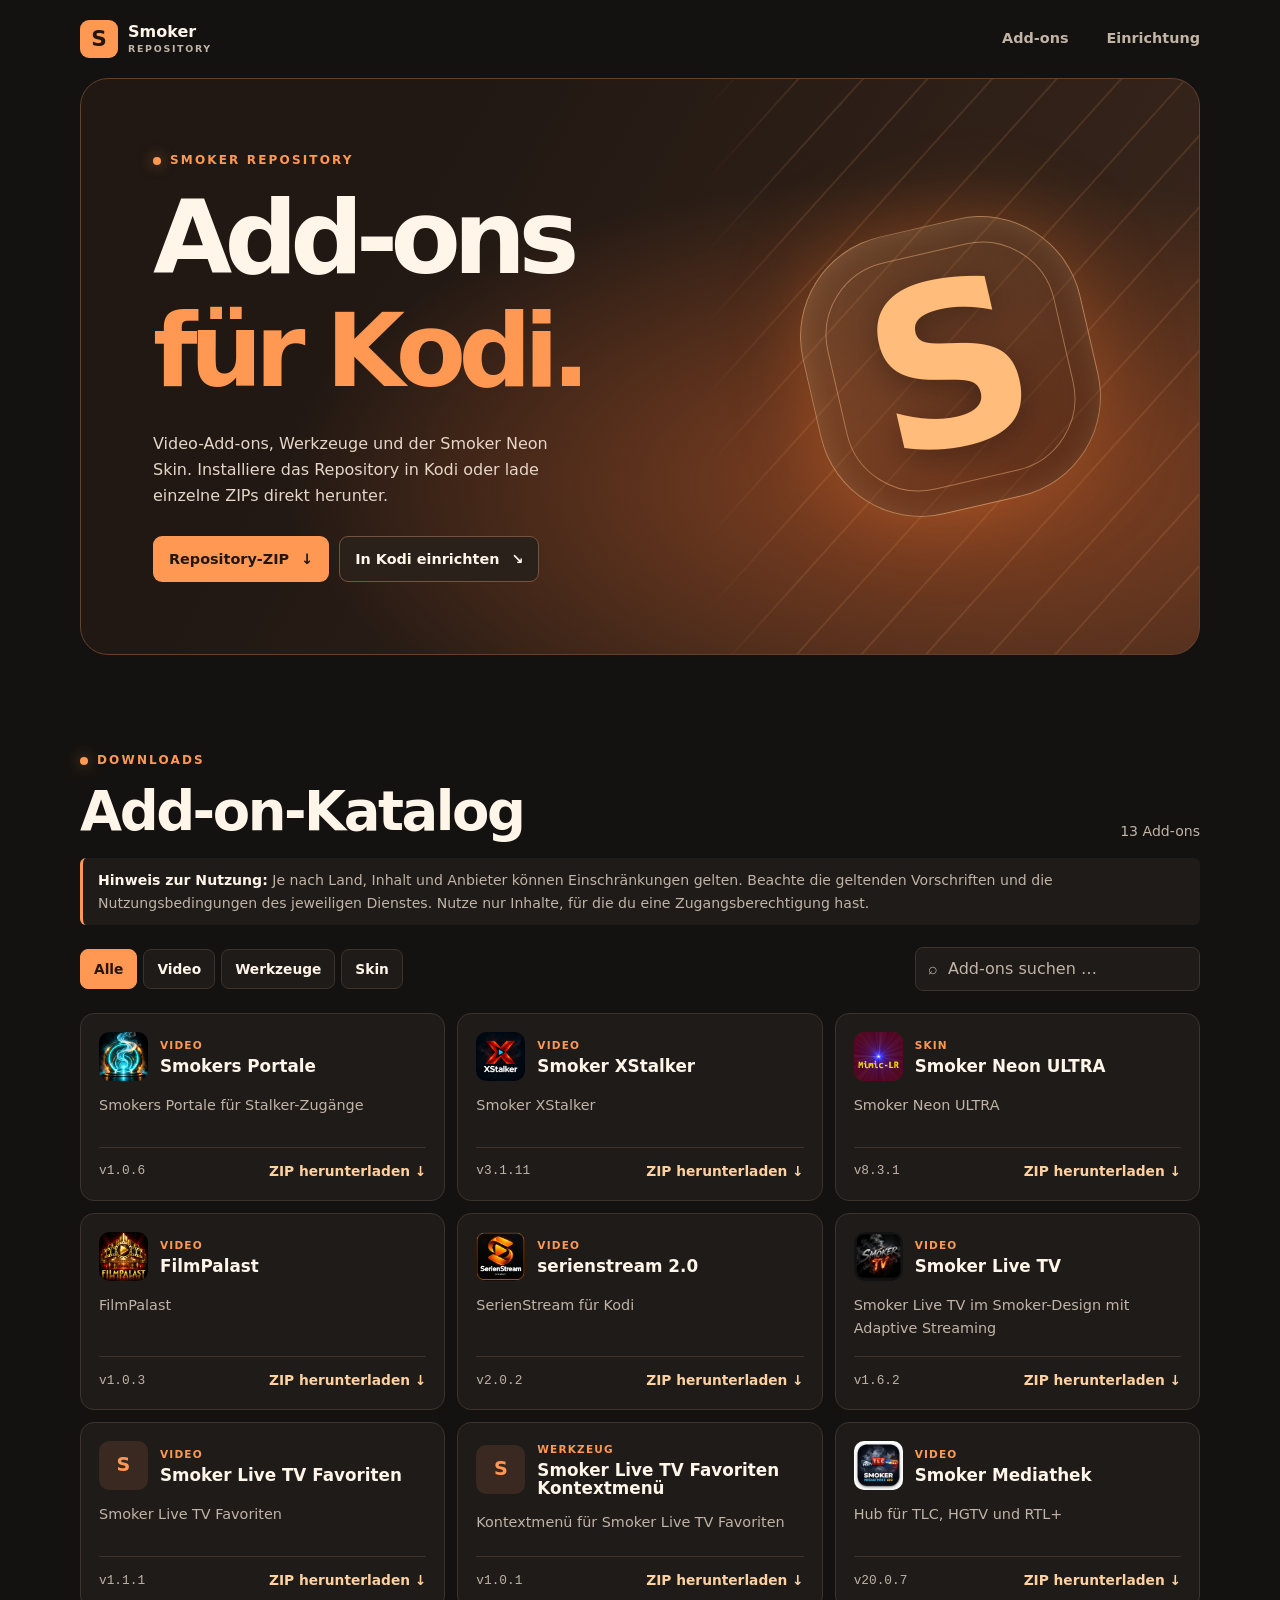
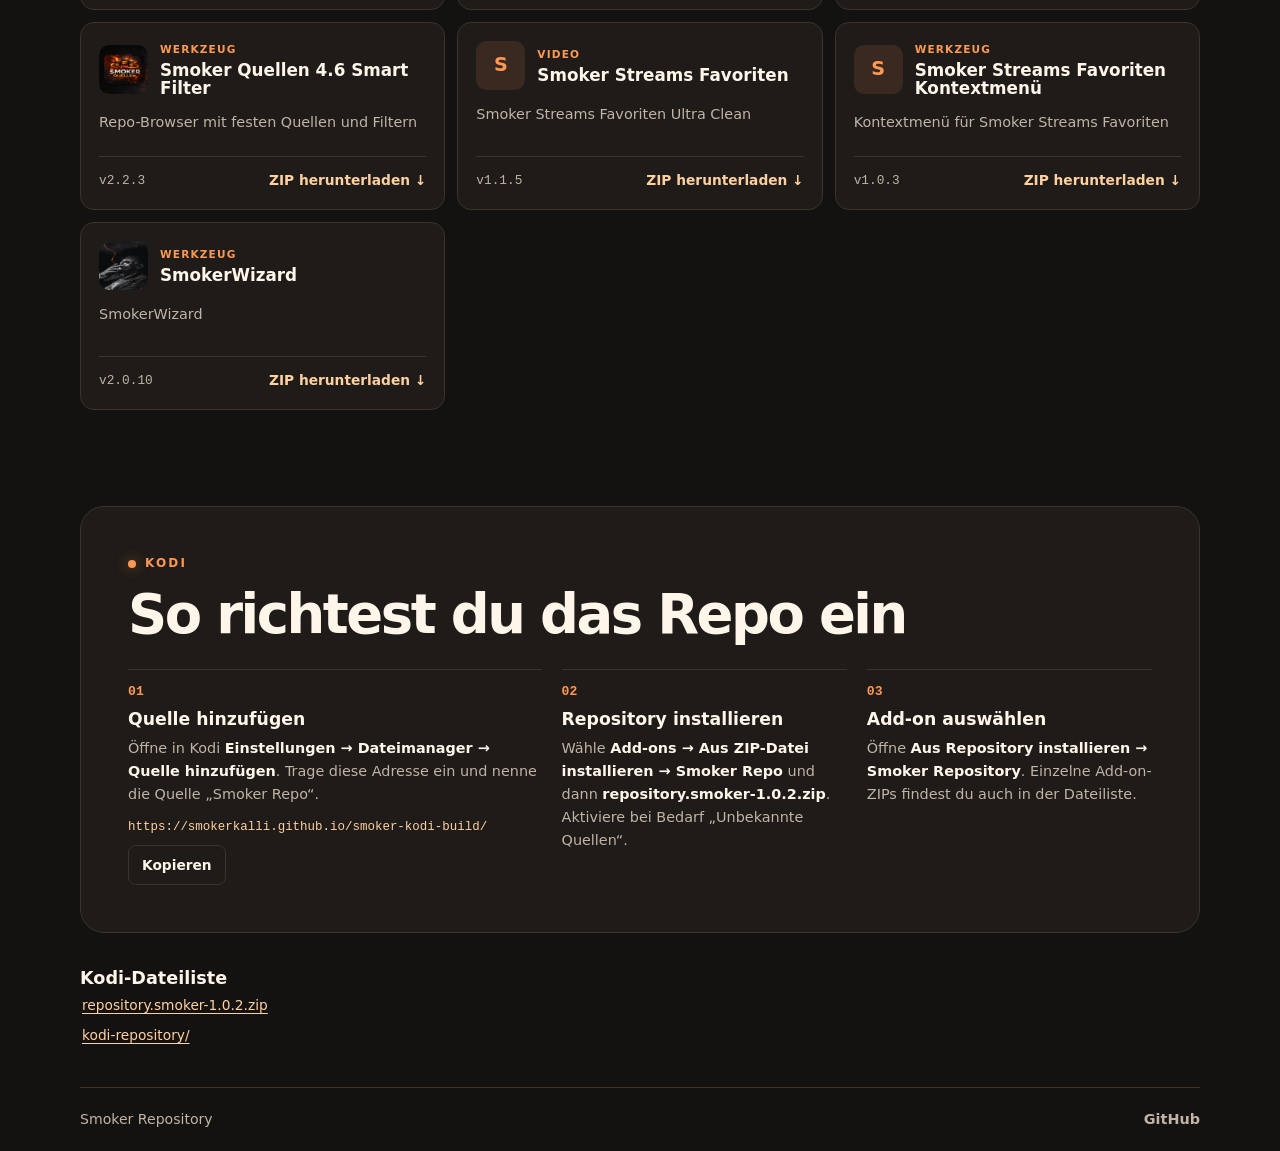
<file: index.html>
<!doctype html>
<html lang="de">
<head>
  <meta charset="utf-8">
  <meta name="viewport" content="width=device-width, initial-scale=1">
  <meta name="description" content="Das Smoker Repository für Kodi: Add-ons entdecken, ZIPs herunterladen und das Repository einrichten.">
  <meta name="theme-color" content="#141210">
  <title>Smoker Repository · Add-ons für Kodi</title>
  <link rel="stylesheet" href="assets/site.css">
  <script src="assets/catalog.js" defer></script>
</head>
<body>
  <a class="skip" href="#addons">Zu den Add-ons springen</a>
  <header class="header wrap">
    <a class="brand" href="./" aria-label="Smoker Repository, Startseite"><span class="brand-icon" aria-hidden="true">S</span><span>Smoker <small>REPOSITORY</small></span></a>
    <nav aria-label="Hauptnavigation"><a href="#addons">Add-ons</a><a href="#einrichtung">Einrichtung</a></nav>
  </header>
  <main class="wrap">
    <section class="hero" aria-labelledby="hero-title">
      <div class="hero-content">
        <p class="kicker"><span></span> SMOKER REPOSITORY</p>
        <h1 id="hero-title">Add-ons<br><em>für Kodi.</em></h1>
        <p class="intro">Video-Add-ons, Werkzeuge und der Smoker Neon Skin. Installiere das Repository in Kodi oder lade einzelne ZIPs direkt herunter.</p>
        <div class="hero-actions">
          <a class="button primary" href="repository.smoker-1.0.2.zip" download>Repository-ZIP <span aria-hidden="true">↓</span></a>
          <a class="button secondary" href="#einrichtung">In Kodi einrichten <span aria-hidden="true">↘</span></a>
        </div>
      </div>
      <div class="hero-art" aria-hidden="true"><div class="seal"><span>S</span></div></div>
    </section>

    <section id="addons" class="section" aria-labelledby="addons-title">
      <p class="kicker"><span></span> DOWNLOADS</p>
      <div class="section-heading"><h2 id="addons-title">Add-on-Katalog</h2><span class="result" id="result" role="status"></span></div>
      <p class="usage-note"><strong>Hinweis zur Nutzung:</strong> Je nach Land, Inhalt und Anbieter können Einschränkungen gelten. Beachte die geltenden Vorschriften und die Nutzungsbedingungen des jeweiligen Dienstes. Nutze nur Inhalte, für die du eine Zugangsberechtigung hast.</p>
      <div id="controls" class="controls" hidden>
        <div class="filters" role="group" aria-label="Kategorie">
          <button type="button" data-category="all" aria-pressed="true">Alle</button>
          <button type="button" data-category="video" aria-pressed="false">Video</button>
          <button type="button" data-category="tools" aria-pressed="false">Werkzeuge</button>
          <button type="button" data-category="skin" aria-pressed="false">Skin</button>
        </div>
        <label class="search"><span class="sr-only">Add-ons suchen</span><span aria-hidden="true">⌕</span><input id="search" type="search" placeholder="Add-ons suchen …" autocomplete="off"></label>
      </div>
      <p id="catalog-message" class="muted">Der Katalog wird geladen. Die <a href="kodi-repository/">Dateiliste</a> ist auch direkt erreichbar.</p>
      <noscript><p class="muted">Ohne JavaScript findest du alle ZIPs in der <a href="kodi-repository/">Dateiliste</a>.</p></noscript>
      <div id="cards" class="cards"></div>
    </section>

    <section id="einrichtung" class="section setup" aria-labelledby="setup-title">
      <p class="kicker"><span></span> KODI</p>
      <h2 id="setup-title">So richtest du das Repo ein</h2>
      <ol class="steps">
        <li><h3>Quelle hinzufügen</h3><p>Öffne in Kodi <strong>Einstellungen → Dateimanager → Quelle hinzufügen</strong>. Trage diese Adresse ein und nenne die Quelle „Smoker Repo“.</p>
          <div class="copy-row"><code id="source-url">https://smokerkalli.github.io/smoker-kodi-build/</code><button type="button" id="copy-url" class="copy" hidden>Kopieren</button></div>
          <span id="copy-status" class="sr-only" role="status"></span></li>
        <li><h3>Repository installieren</h3><p>Wähle <strong>Add-ons → Aus ZIP-Datei installieren → Smoker Repo</strong> und dann <strong>repository.smoker-1.0.2.zip</strong>. Aktiviere bei Bedarf „Unbekannte Quellen“.</p></li>
        <li><h3>Add-on auswählen</h3><p>Öffne <strong>Aus Repository installieren → Smoker Repository</strong>. Einzelne Add-on-ZIPs findest du auch in der Dateiliste.</p></li>
      </ol>
    </section>

    <section class="file-source" aria-labelledby="files-title">
      <h2 id="files-title">Kodi-Dateiliste</h2>
      <table aria-label="Dateien für den Kodi-Dateimanager">
        <tr><td><a href="repository.smoker-1.0.2.zip">repository.smoker-1.0.2.zip</a></td></tr>
        <tr><td><a href="kodi-repository/">kodi-repository/</a></td></tr>
      </table>
    </section>
  </main>
  <footer class="wrap footer"><span>Smoker Repository</span><a href="https://github.com/Smokerkalli/smoker-kodi-build">GitHub</a></footer>
</body>
</html>
</file>
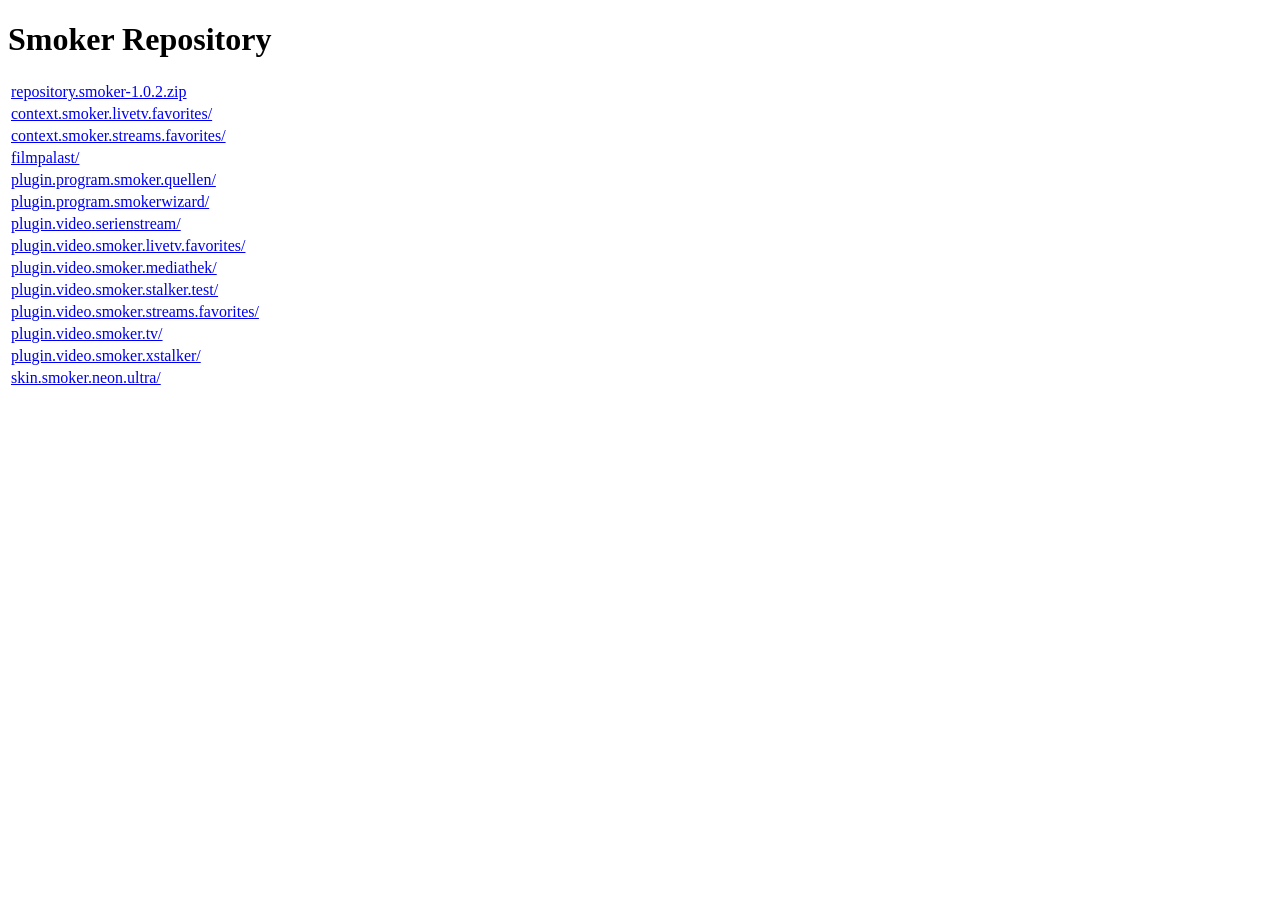
<file: kodi-repository/index.html>
<!doctype html><html lang="de"><meta charset="utf-8"><title>Smoker Repository</title><h1>Smoker Repository</h1><table>
<tr><td><a href="repository.smoker-1.0.2.zip">repository.smoker-1.0.2.zip</a></td></tr>
<tr><td><a href="context.smoker.livetv.favorites/">context.smoker.livetv.favorites/</a></td></tr>
<tr><td><a href="context.smoker.streams.favorites/">context.smoker.streams.favorites/</a></td></tr>
<tr><td><a href="filmpalast/">filmpalast/</a></td></tr>
<tr><td><a href="plugin.program.smoker.quellen/">plugin.program.smoker.quellen/</a></td></tr>
<tr><td><a href="plugin.program.smokerwizard/">plugin.program.smokerwizard/</a></td></tr>
<tr><td><a href="plugin.video.serienstream/">plugin.video.serienstream/</a></td></tr>
<tr><td><a href="plugin.video.smoker.livetv.favorites/">plugin.video.smoker.livetv.favorites/</a></td></tr>
<tr><td><a href="plugin.video.smoker.mediathek/">plugin.video.smoker.mediathek/</a></td></tr>
<tr><td><a href="plugin.video.smoker.stalker.test/">plugin.video.smoker.stalker.test/</a></td></tr>
<tr><td><a href="plugin.video.smoker.streams.favorites/">plugin.video.smoker.streams.favorites/</a></td></tr>
<tr><td><a href="plugin.video.smoker.tv/">plugin.video.smoker.tv/</a></td></tr>
<tr><td><a href="plugin.video.smoker.xstalker/">plugin.video.smoker.xstalker/</a></td></tr>
<tr><td><a href="skin.smoker.neon.ultra/">skin.smoker.neon.ultra/</a></td></tr>
</table></html>
</file>
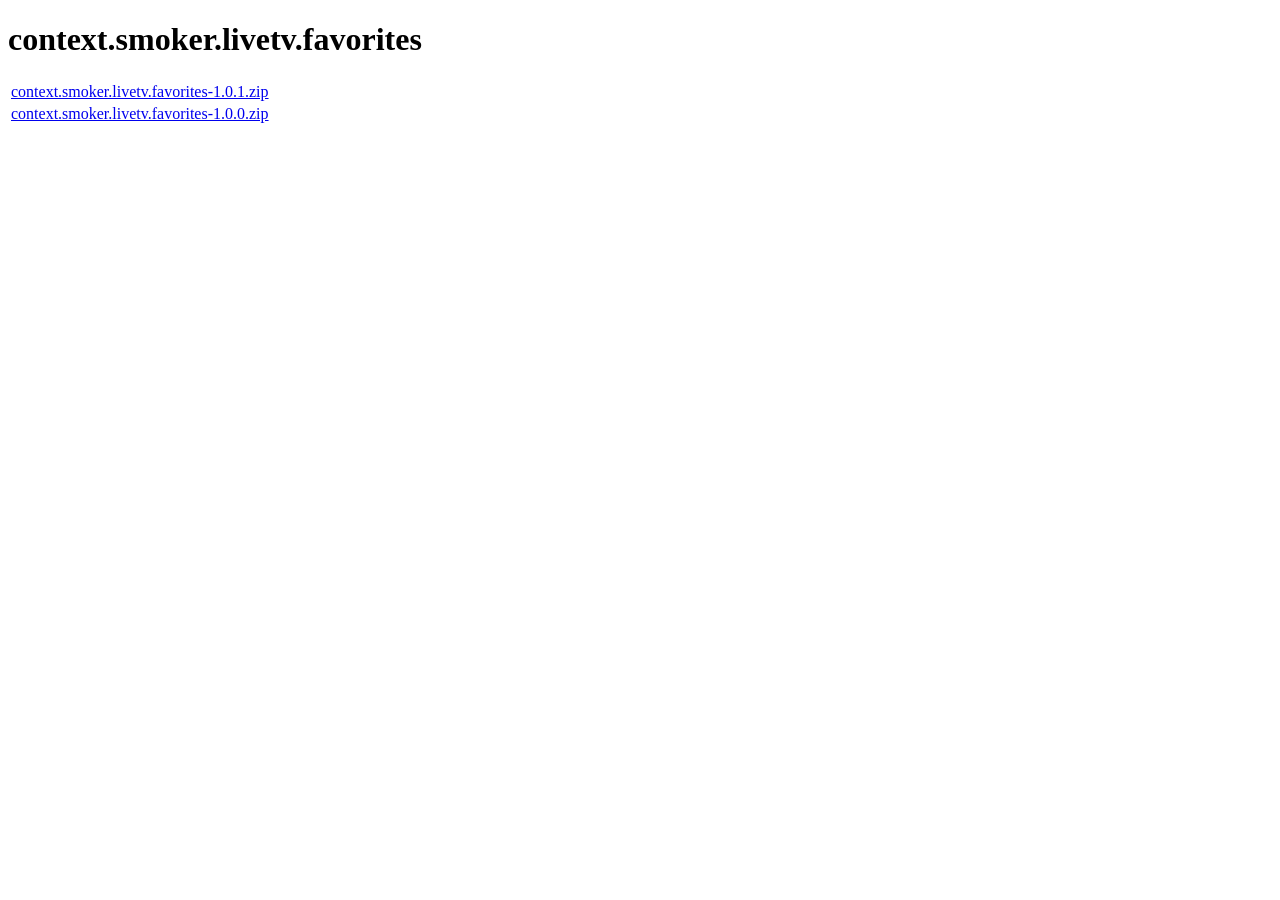
<file: kodi-repository/context.smoker.livetv.favorites/index.html>
<!doctype html><html lang="de"><meta charset="utf-8"><title>context.smoker.livetv.favorites</title><h1>context.smoker.livetv.favorites</h1><table>
<tr><td><a href="context.smoker.livetv.favorites-1.0.1.zip">context.smoker.livetv.favorites-1.0.1.zip</a></td></tr>
<tr><td><a href="context.smoker.livetv.favorites-1.0.0.zip">context.smoker.livetv.favorites-1.0.0.zip</a></td></tr>
</table></html>
</file>
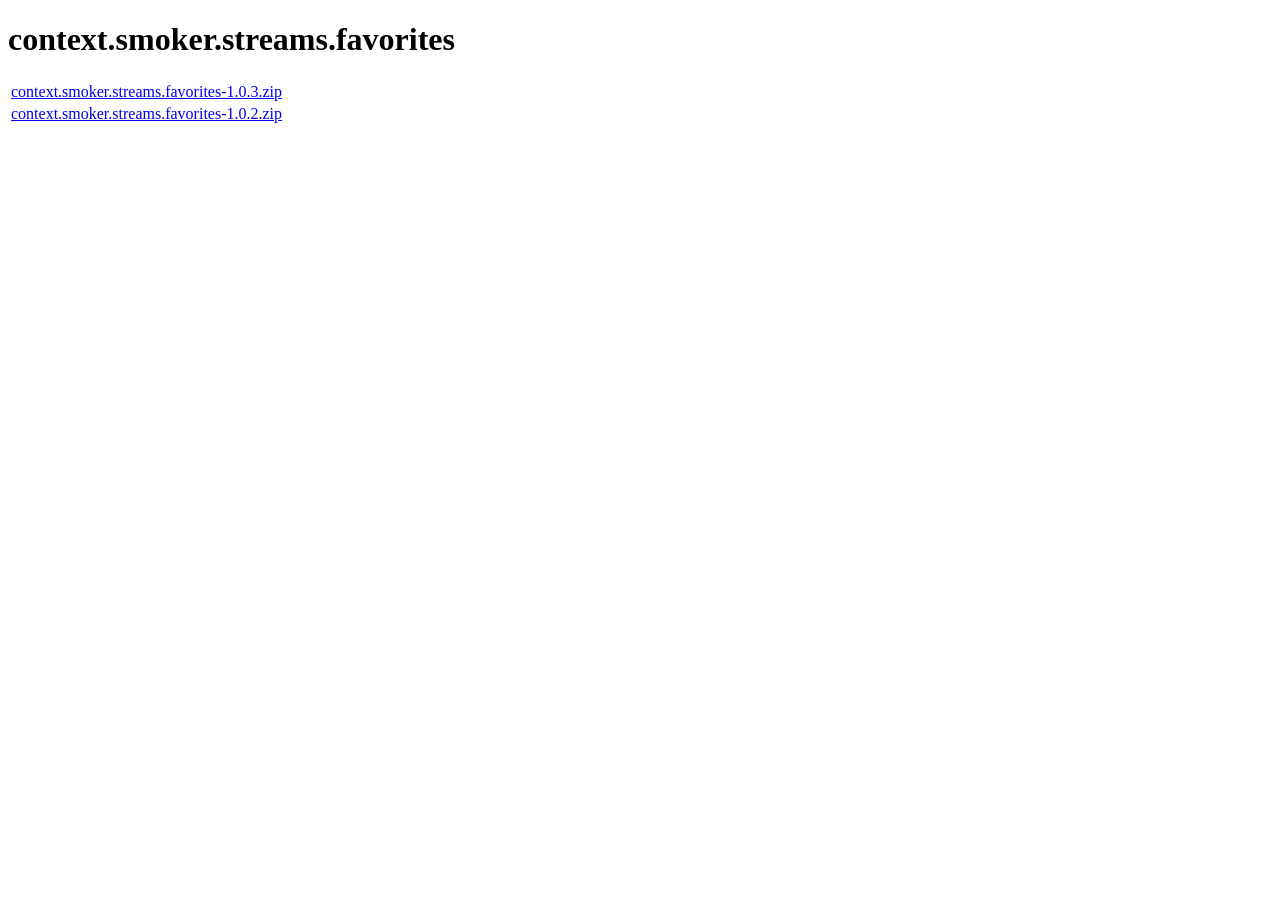
<file: kodi-repository/context.smoker.streams.favorites/index.html>
<!doctype html><html lang="de"><meta charset="utf-8"><title>context.smoker.streams.favorites</title><h1>context.smoker.streams.favorites</h1><table>
<tr><td><a href="context.smoker.streams.favorites-1.0.3.zip">context.smoker.streams.favorites-1.0.3.zip</a></td></tr>
<tr><td><a href="context.smoker.streams.favorites-1.0.2.zip">context.smoker.streams.favorites-1.0.2.zip</a></td></tr>
</table></html>
</file>
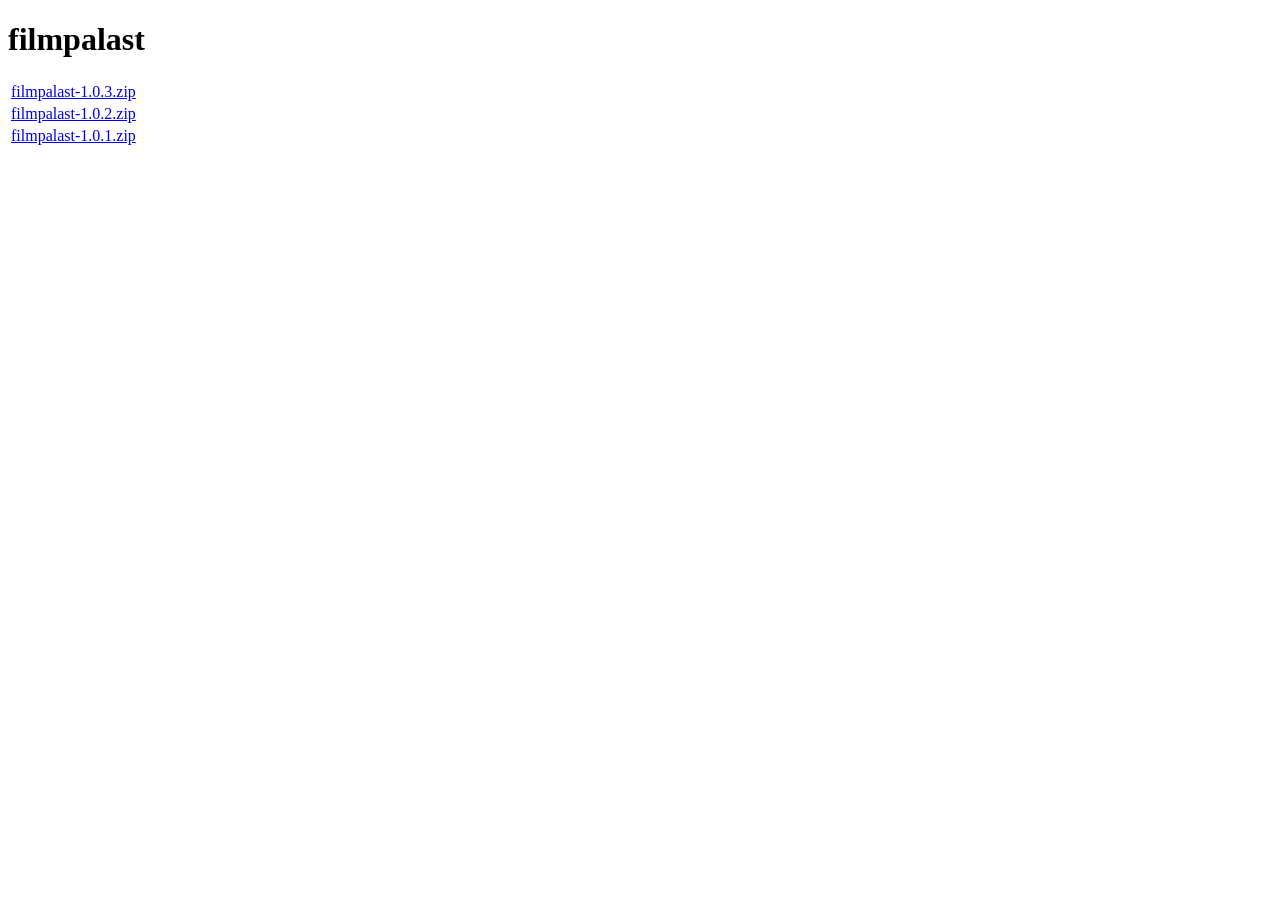
<file: kodi-repository/filmpalast/index.html>
<!doctype html><html lang="de"><meta charset="utf-8"><title>filmpalast</title><h1>filmpalast</h1><table>
<tr><td><a href="filmpalast-1.0.3.zip">filmpalast-1.0.3.zip</a></td></tr>
<tr><td><a href="filmpalast-1.0.2.zip">filmpalast-1.0.2.zip</a></td></tr>
<tr><td><a href="filmpalast-1.0.1.zip">filmpalast-1.0.1.zip</a></td></tr>
</table></html>
</file>
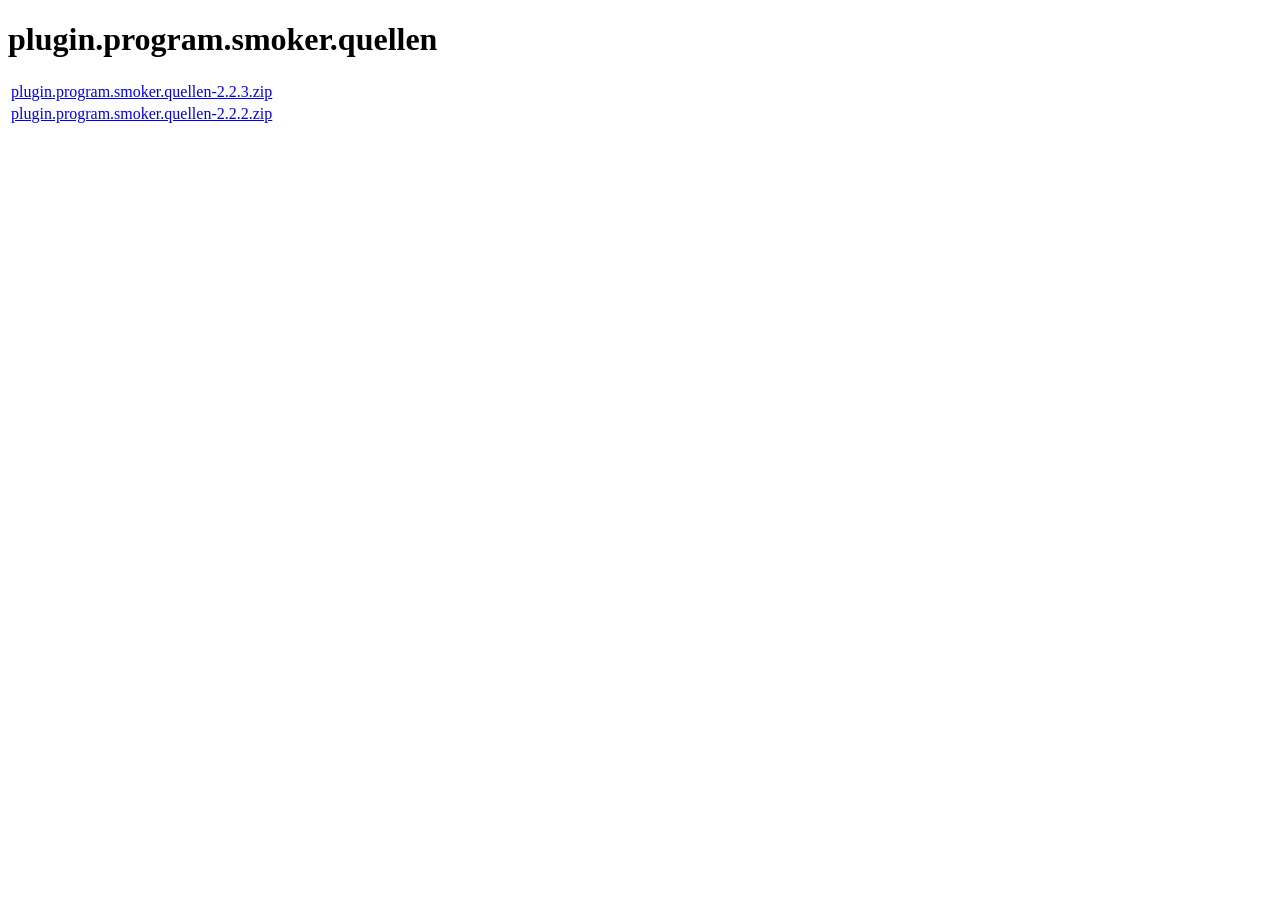
<file: kodi-repository/plugin.program.smoker.quellen/index.html>
<!doctype html><html lang="de"><meta charset="utf-8"><title>plugin.program.smoker.quellen</title><h1>plugin.program.smoker.quellen</h1><table>
<tr><td><a href="plugin.program.smoker.quellen-2.2.3.zip">plugin.program.smoker.quellen-2.2.3.zip</a></td></tr>
<tr><td><a href="plugin.program.smoker.quellen-2.2.2.zip">plugin.program.smoker.quellen-2.2.2.zip</a></td></tr>
</table></html>
</file>
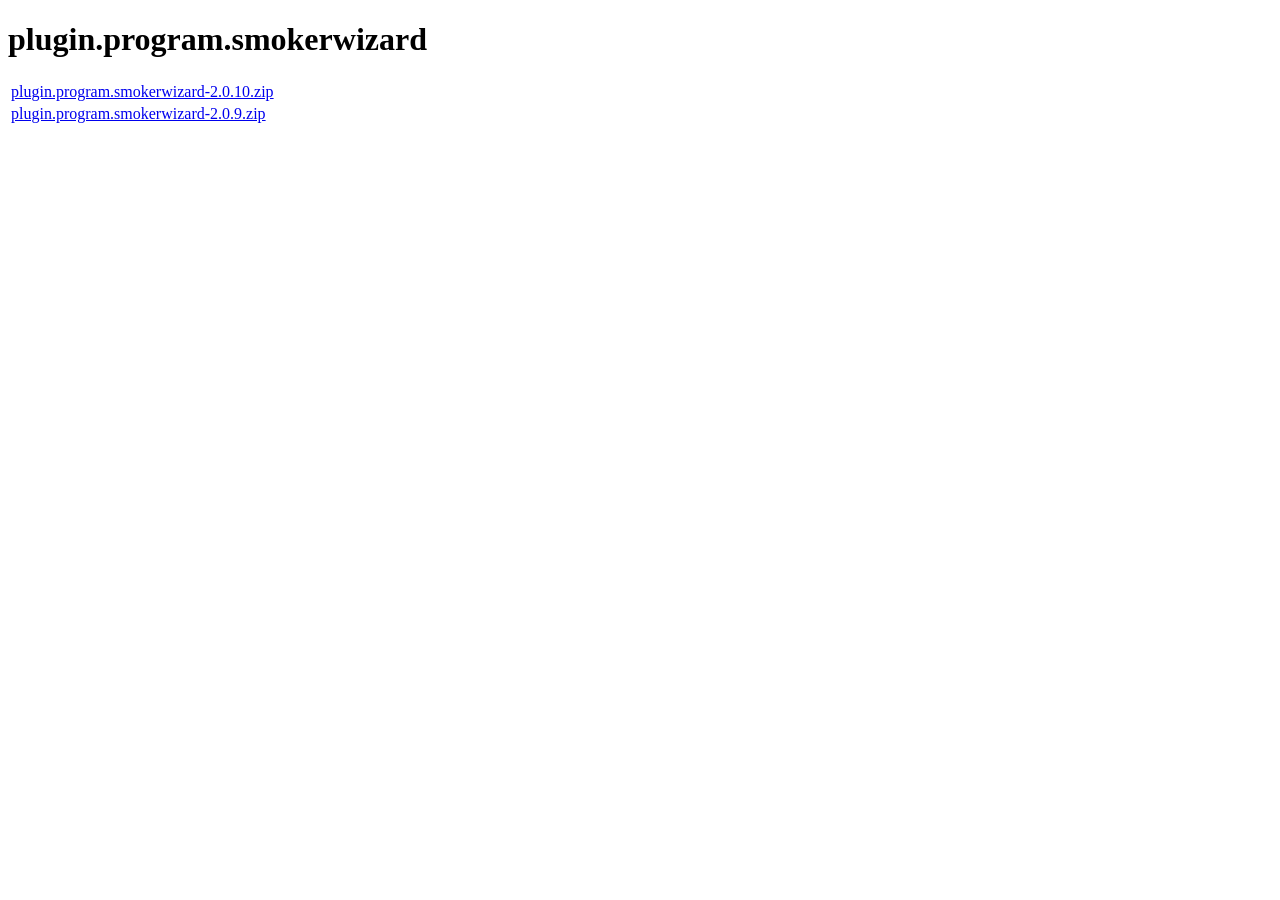
<file: kodi-repository/plugin.program.smokerwizard/index.html>
<!doctype html><html lang="de"><meta charset="utf-8"><title>plugin.program.smokerwizard</title><h1>plugin.program.smokerwizard</h1><table>
<tr><td><a href="plugin.program.smokerwizard-2.0.10.zip">plugin.program.smokerwizard-2.0.10.zip</a></td></tr>
<tr><td><a href="plugin.program.smokerwizard-2.0.9.zip">plugin.program.smokerwizard-2.0.9.zip</a></td></tr>
</table></html>
</file>
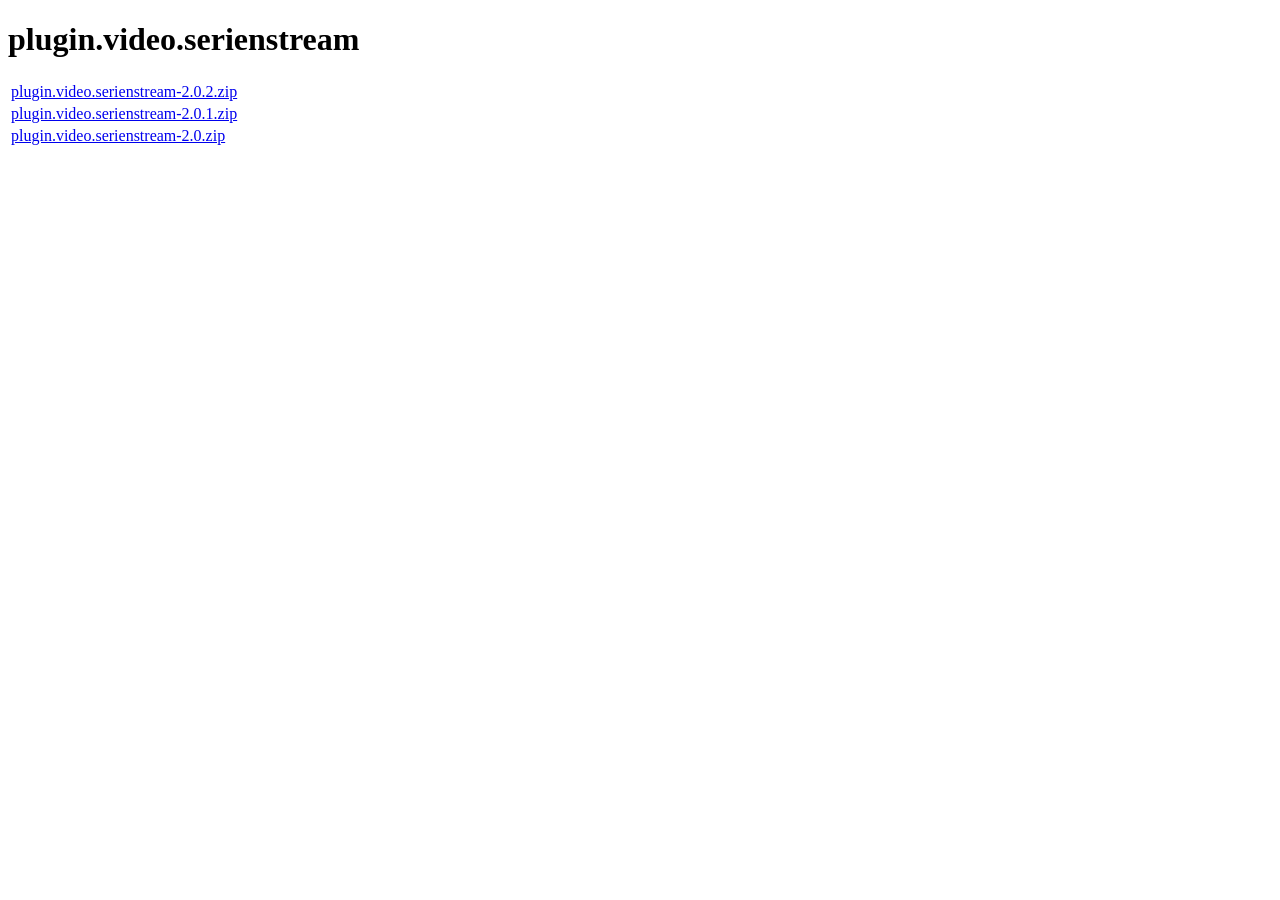
<file: kodi-repository/plugin.video.serienstream/index.html>
<!doctype html><html lang="de"><meta charset="utf-8"><title>plugin.video.serienstream</title><h1>plugin.video.serienstream</h1><table>
<tr><td><a href="plugin.video.serienstream-2.0.2.zip">plugin.video.serienstream-2.0.2.zip</a></td></tr>
<tr><td><a href="plugin.video.serienstream-2.0.1.zip">plugin.video.serienstream-2.0.1.zip</a></td></tr>
<tr><td><a href="plugin.video.serienstream-2.0.zip">plugin.video.serienstream-2.0.zip</a></td></tr>
</table></html>
</file>
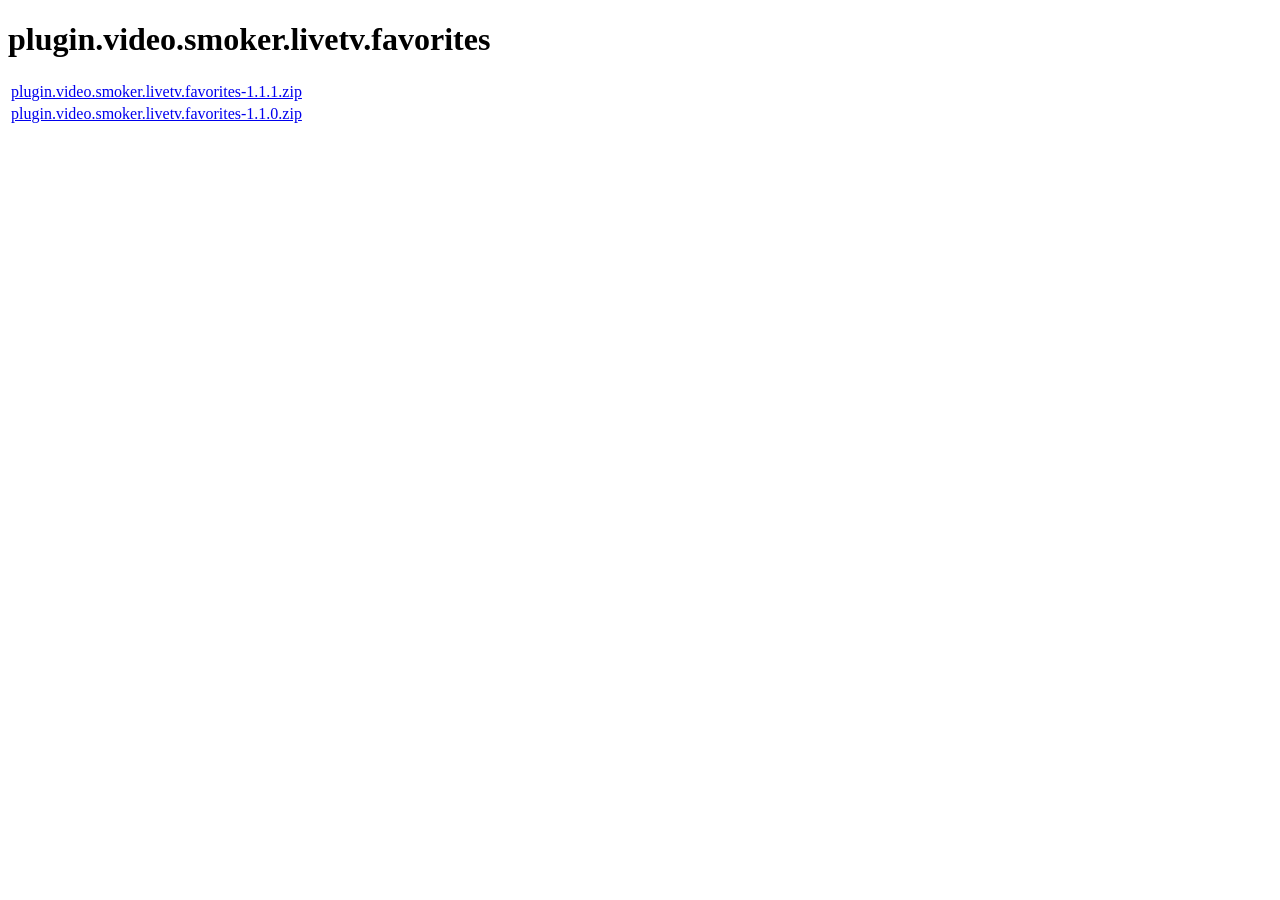
<file: kodi-repository/plugin.video.smoker.livetv.favorites/index.html>
<!doctype html><html lang="de"><meta charset="utf-8"><title>plugin.video.smoker.livetv.favorites</title><h1>plugin.video.smoker.livetv.favorites</h1><table>
<tr><td><a href="plugin.video.smoker.livetv.favorites-1.1.1.zip">plugin.video.smoker.livetv.favorites-1.1.1.zip</a></td></tr>
<tr><td><a href="plugin.video.smoker.livetv.favorites-1.1.0.zip">plugin.video.smoker.livetv.favorites-1.1.0.zip</a></td></tr>
</table></html>
</file>
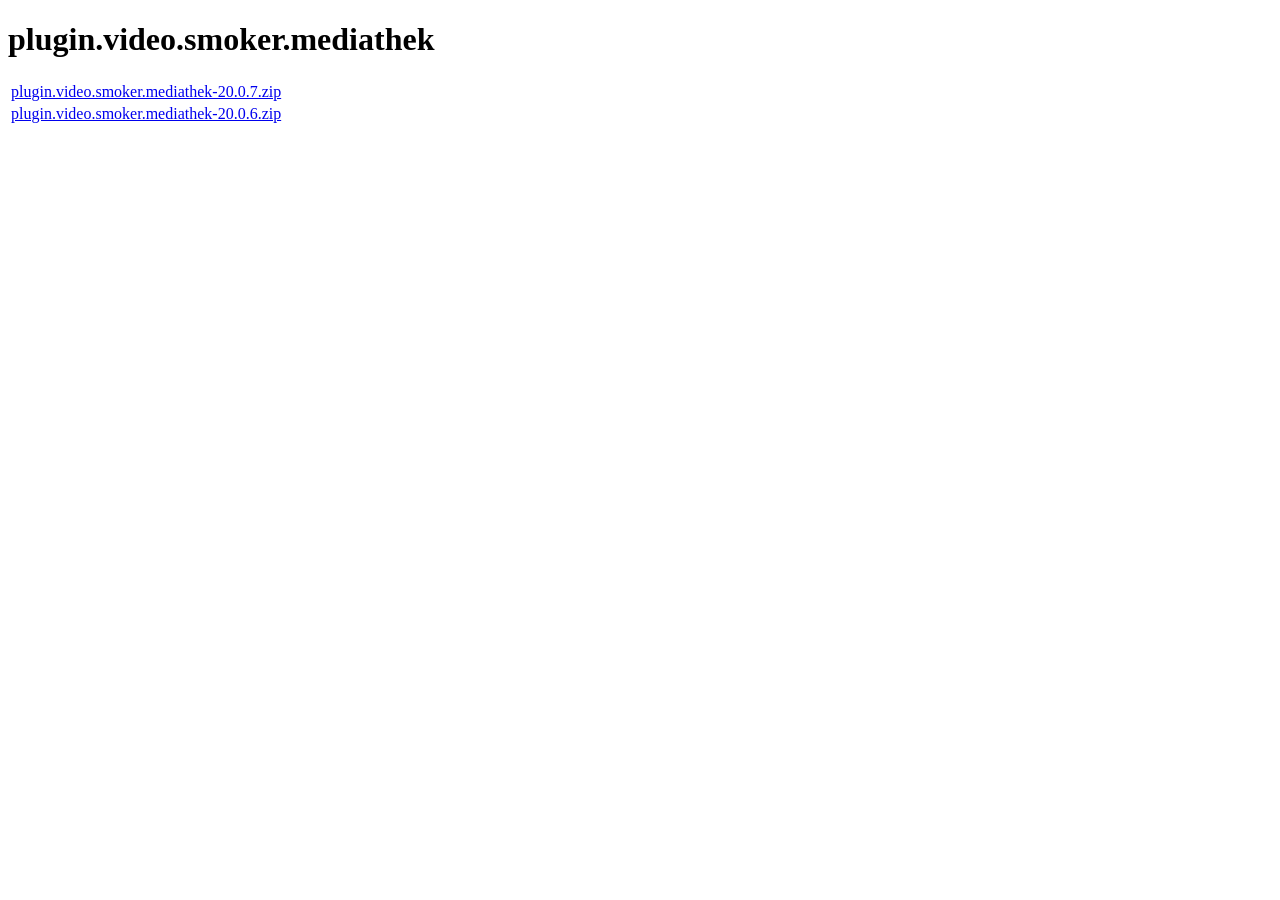
<file: kodi-repository/plugin.video.smoker.mediathek/index.html>
<!doctype html><html lang="de"><meta charset="utf-8"><title>plugin.video.smoker.mediathek</title><h1>plugin.video.smoker.mediathek</h1><table>
<tr><td><a href="plugin.video.smoker.mediathek-20.0.7.zip">plugin.video.smoker.mediathek-20.0.7.zip</a></td></tr>
<tr><td><a href="plugin.video.smoker.mediathek-20.0.6.zip">plugin.video.smoker.mediathek-20.0.6.zip</a></td></tr>
</table></html>
</file>
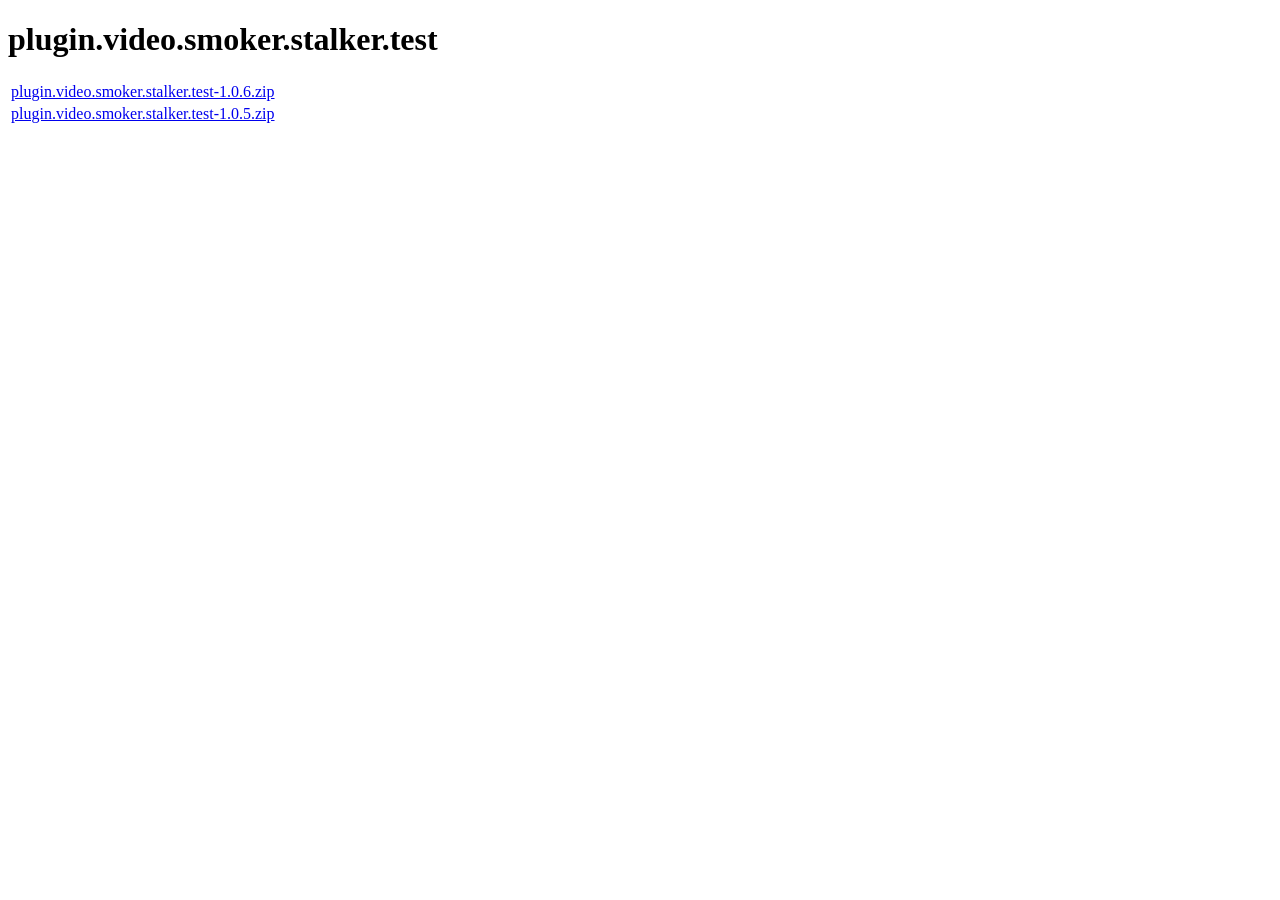
<file: kodi-repository/plugin.video.smoker.stalker.test/index.html>
<!doctype html><html lang="de"><meta charset="utf-8"><title>plugin.video.smoker.stalker.test</title><h1>plugin.video.smoker.stalker.test</h1><table>
<tr><td><a href="plugin.video.smoker.stalker.test-1.0.6.zip">plugin.video.smoker.stalker.test-1.0.6.zip</a></td></tr>
<tr><td><a href="plugin.video.smoker.stalker.test-1.0.5.zip">plugin.video.smoker.stalker.test-1.0.5.zip</a></td></tr>
</table></html>
</file>
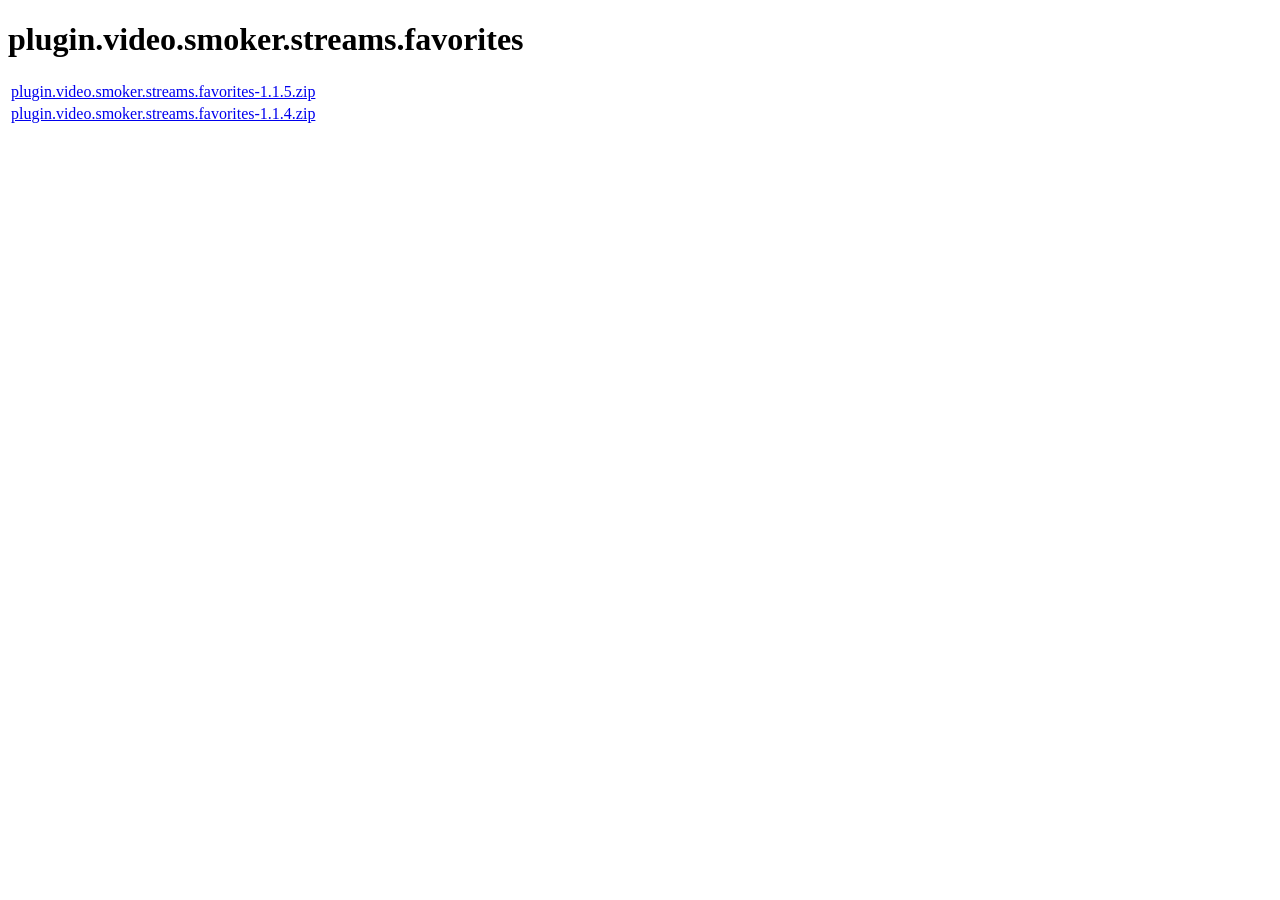
<file: kodi-repository/plugin.video.smoker.streams.favorites/index.html>
<!doctype html><html lang="de"><meta charset="utf-8"><title>plugin.video.smoker.streams.favorites</title><h1>plugin.video.smoker.streams.favorites</h1><table>
<tr><td><a href="plugin.video.smoker.streams.favorites-1.1.5.zip">plugin.video.smoker.streams.favorites-1.1.5.zip</a></td></tr>
<tr><td><a href="plugin.video.smoker.streams.favorites-1.1.4.zip">plugin.video.smoker.streams.favorites-1.1.4.zip</a></td></tr>
</table></html>
</file>
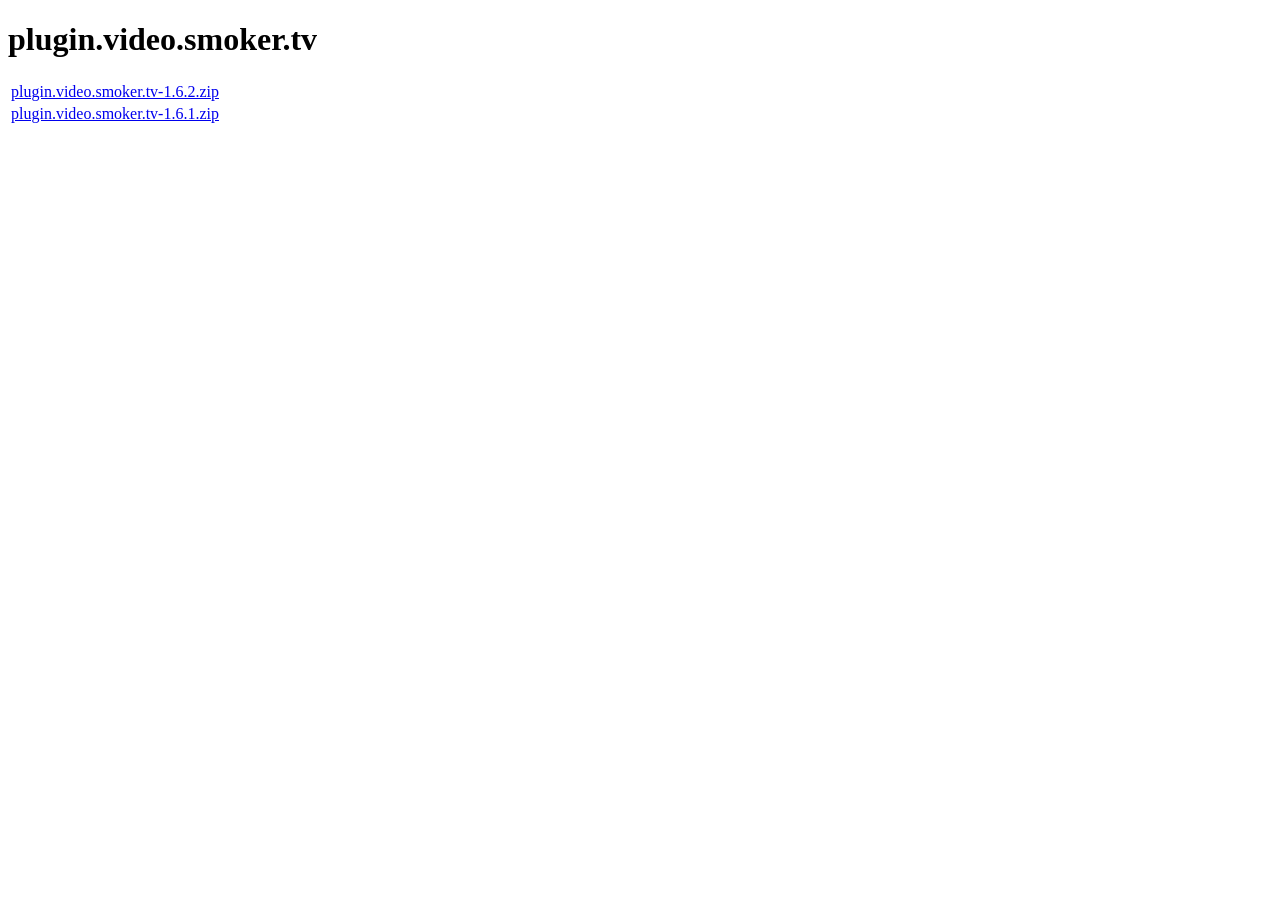
<file: kodi-repository/plugin.video.smoker.tv/index.html>
<!doctype html><html lang="de"><meta charset="utf-8"><title>plugin.video.smoker.tv</title><h1>plugin.video.smoker.tv</h1><table>
<tr><td><a href="plugin.video.smoker.tv-1.6.2.zip">plugin.video.smoker.tv-1.6.2.zip</a></td></tr>
<tr><td><a href="plugin.video.smoker.tv-1.6.1.zip">plugin.video.smoker.tv-1.6.1.zip</a></td></tr>
</table></html>
</file>
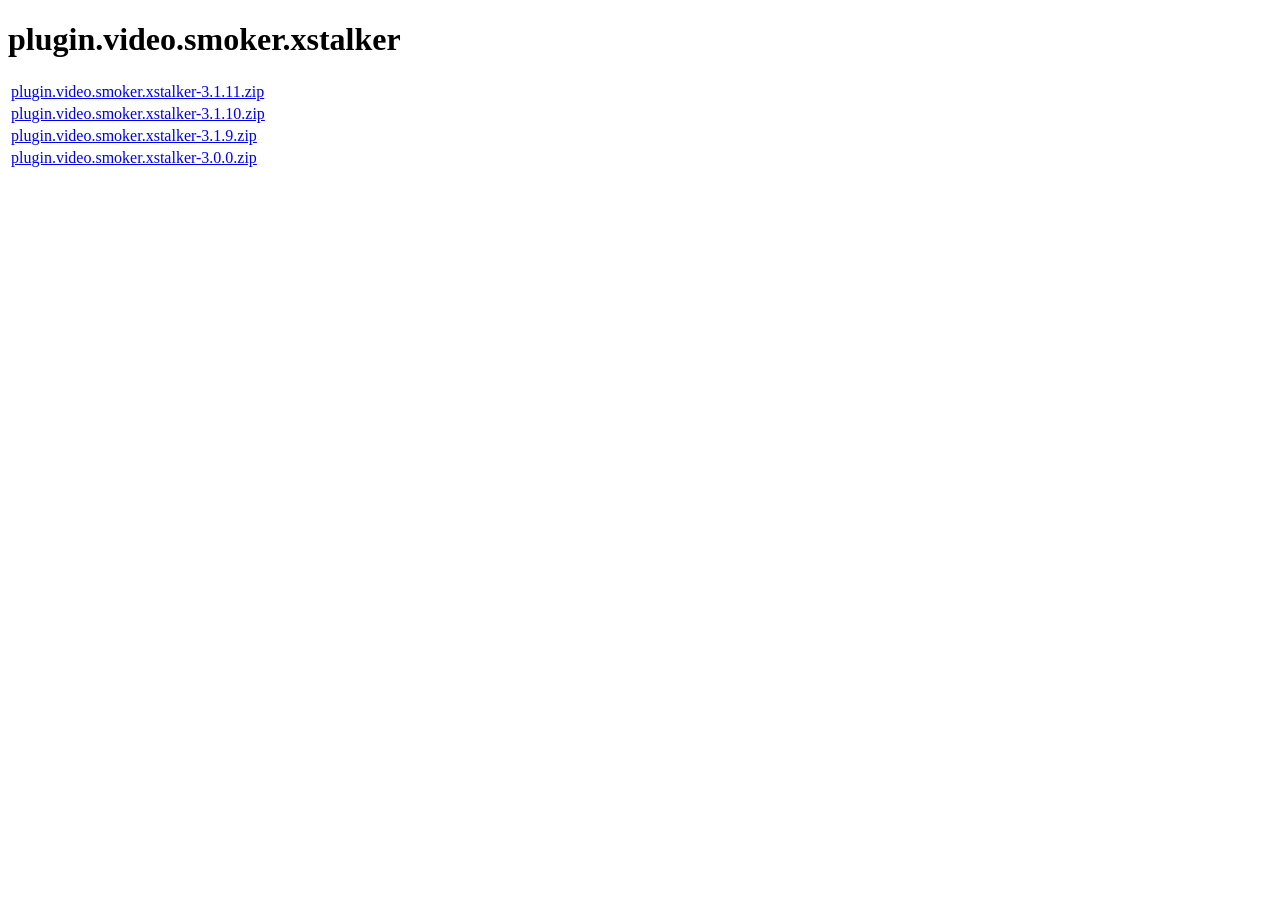
<file: kodi-repository/plugin.video.smoker.xstalker/index.html>
<!doctype html><html lang="de"><meta charset="utf-8"><title>plugin.video.smoker.xstalker</title><h1>plugin.video.smoker.xstalker</h1><table>
<tr><td><a href="plugin.video.smoker.xstalker-3.1.11.zip">plugin.video.smoker.xstalker-3.1.11.zip</a></td></tr>
<tr><td><a href="plugin.video.smoker.xstalker-3.1.10.zip">plugin.video.smoker.xstalker-3.1.10.zip</a></td></tr>
<tr><td><a href="plugin.video.smoker.xstalker-3.1.9.zip">plugin.video.smoker.xstalker-3.1.9.zip</a></td></tr>
<tr><td><a href="plugin.video.smoker.xstalker-3.0.0.zip">plugin.video.smoker.xstalker-3.0.0.zip</a></td></tr>
</table></html>
</file>
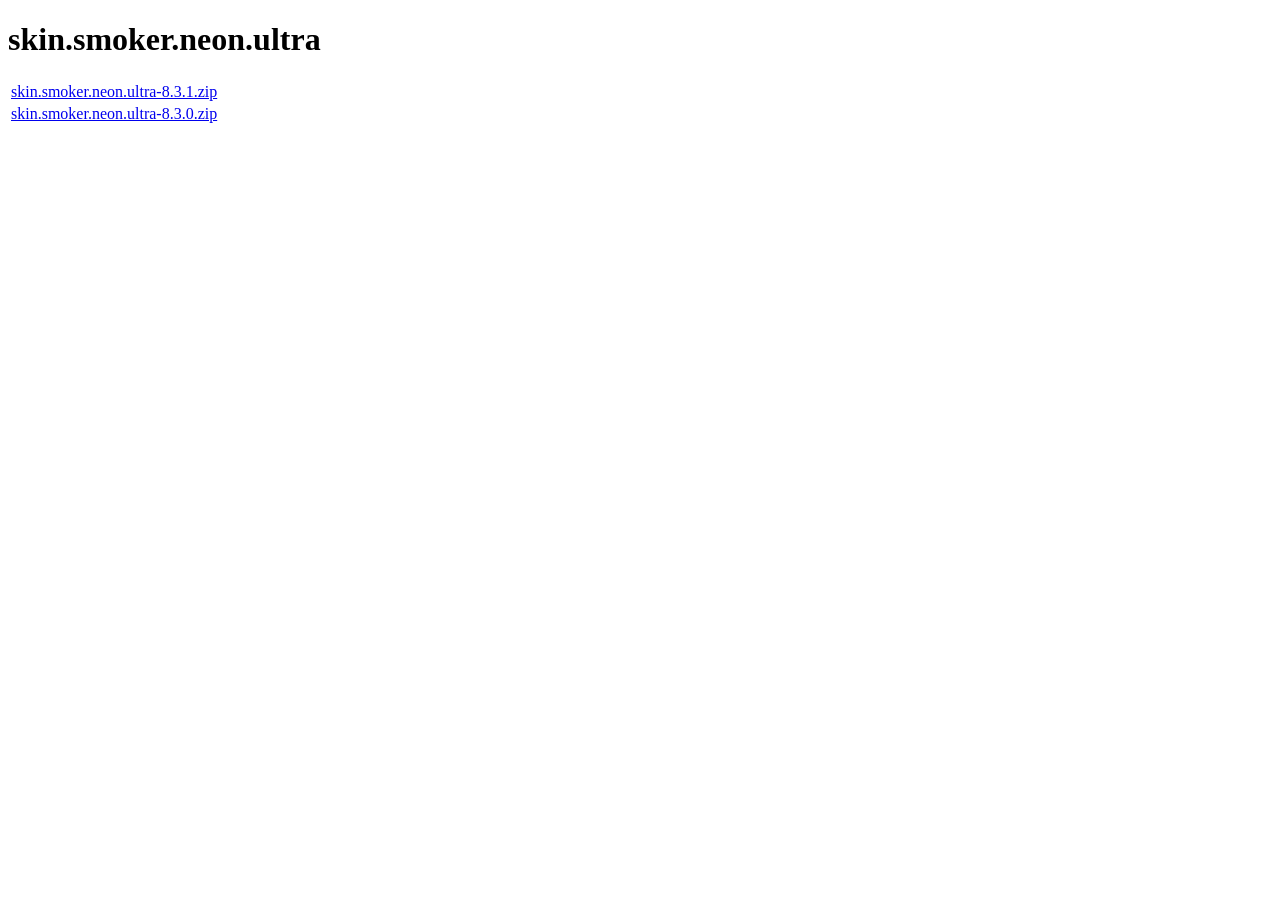
<file: kodi-repository/skin.smoker.neon.ultra/index.html>
<!doctype html><html lang="de"><meta charset="utf-8"><title>skin.smoker.neon.ultra</title><h1>skin.smoker.neon.ultra</h1><table>
<tr><td><a href="skin.smoker.neon.ultra-8.3.1.zip">skin.smoker.neon.ultra-8.3.1.zip</a></td></tr>
<tr><td><a href="skin.smoker.neon.ultra-8.3.0.zip">skin.smoker.neon.ultra-8.3.0.zip</a></td></tr>
</table></html>
</file>
<file: assets/site.css>
:root{color-scheme:dark;--bg:#141210;--panel:#1e1b18;--ink:#fff5e9;--muted:#c1b4a6;--line:#3b332c;--hot:#ff9853;--gold:#ffd1a1}
*,*::before,*::after{box-sizing:border-box}
[hidden]{display:none!important}
html{scroll-behavior:smooth}
body{margin:0;background:var(--bg);color:var(--ink);font:1rem/1.6 system-ui,sans-serif}
a{color:var(--gold);text-underline-offset:.2em}
button,input{font:inherit}
button{cursor:pointer}
:focus-visible{outline:2px solid var(--hot);outline-offset:4px}
.wrap{width:min(1120px,calc(100% - 48px));margin-inline:auto}
.sr-only,.skip:not(:focus){position:absolute;width:1px;height:1px;overflow:hidden;clip-path:inset(50%);white-space:nowrap}
.skip:focus{position:fixed;top:12px;left:12px;z-index:2;background:var(--bg);padding:12px}
.header{min-height:78px;display:flex;align-items:center;justify-content:space-between;gap:16px}
.brand{display:inline-flex;align-items:center;gap:10px;text-decoration:none;color:var(--ink);font-weight:800;line-height:1.12}
.brand small{display:block;margin-top:3px;color:var(--muted);font-size:.59rem;letter-spacing:.18em}
.brand-icon{display:grid;place-items:center;width:38px;height:38px;border-radius:9px;background:var(--hot);color:#24160c;font-size:1.35rem;font-weight:900}
nav{display:flex;gap:clamp(14px,4vw,38px)}
nav a,.footer a{color:var(--muted);text-decoration:none;font-weight:650;font-size:.9rem}
nav a:hover,.footer a:hover{color:var(--ink)}
.hero{position:relative;isolation:isolate;overflow:hidden;min-height:475px;display:grid;grid-template-columns:1.25fr 1fr;align-items:center;border:1px solid #62412d;border-radius:28px;background:radial-gradient(ellipse at 78% 70%,#884322 0,transparent 54%),linear-gradient(120deg,#211813 27%,#3d281c 100%)}
.hero-content{padding:clamp(30px,6vw,72px)}
.kicker{display:flex;align-items:center;gap:9px;margin:0 0 12px;color:var(--hot);font-size:.75rem;font-weight:800;letter-spacing:.18em}
.kicker span{width:8px;height:8px;border-radius:50%;background:var(--hot);box-shadow:0 0 14px #ff985389}
h1,h2,h3,p{overflow-wrap:anywhere}
h1,h2,h3{margin:0;line-height:1.1}
h1{font-size:clamp(3.5rem,8vw,7rem);letter-spacing:-.075em}
h1 em{color:var(--hot);font-style:normal}
.intro{max-width:43ch;margin:24px 0 28px;color:#e5d6c8}
.hero-actions{display:flex;gap:10px;flex-wrap:wrap}
.button{display:inline-flex;align-items:center;gap:12px;min-height:46px;border:1px solid transparent;border-radius:9px;padding:9px 15px;text-decoration:none;font-weight:800;font-size:.9rem}
.primary{background:var(--hot);color:#24160c}.primary:hover{background:#ffb27e}
.secondary{background:#2b211b;border-color:#76533e;color:var(--ink)}.secondary:hover{border-color:var(--hot)}
.hero-art{display:grid;place-items:center;padding:24px;align-self:stretch;background:repeating-linear-gradient(132deg,transparent 0 22px,#ffac6421 23px 24px,transparent 25px 48px);mask-image:linear-gradient(90deg,transparent,#000 20%)}
.seal{position:relative;display:grid;place-items:center;aspect-ratio:1;width:min(80%,285px);border:1px solid #ffc08480;border-radius:36%;transform:rotate(-13deg);background:linear-gradient(155deg,#ffb16b36,#2d140d70);box-shadow:0 0 90px #fd7b284d,inset 0 0 24px #ffc08428}
.seal::before{content:"";position:absolute;inset:9%;border:1px solid #ffc08470;border-radius:32%}
.seal span{color:#ffbc7b;font-size:clamp(5rem,18vw,14rem);line-height:.9;font-weight:900;text-shadow:0 8px 35px #26140d80}
.section{margin-top:clamp(58px,8vw,96px);scroll-margin-top:20px}
.section-heading{display:flex;align-items:end;justify-content:space-between;gap:12px;flex-wrap:wrap}
h2{font-size:clamp(2rem,5vw,3.4rem);letter-spacing:-.045em}
.result,.muted,.description,.steps p{color:var(--muted)}
.result{font-size:.88rem}
.usage-note{margin:16px 0;color:var(--muted);background:var(--panel);border-inline-start:3px solid var(--hot);border-radius:6px;padding:11px 15px;font-size:.88rem}
.usage-note strong{color:var(--ink)}
.controls{display:flex;flex-wrap:wrap;align-items:center;justify-content:space-between;gap:14px;margin:22px 0}
.filters{display:flex;flex-wrap:wrap;gap:6px}
.filters button,.copy{border:1px solid var(--line);background:var(--panel);border-radius:8px;color:var(--ink);padding:7px 13px;font-weight:700;font-size:.86rem;min-height:40px}
.filters button:hover,.copy:hover{border-color:var(--hot)}
.filters button[aria-pressed=true]{background:var(--hot);border-color:var(--hot);color:#24160c}
.search{display:flex;align-items:center;gap:8px;width:min(100%,285px);min-height:42px;background:var(--panel);border:1px solid var(--line);border-radius:8px;padding:0 12px;color:var(--muted)}
.search input{width:100%;min-width:0;background:transparent;border:0;color:var(--ink);padding:8px 2px}
.search input::placeholder{color:var(--muted)}
.cards{display:grid;grid-template-columns:repeat(auto-fit,minmax(min(100%,290px),1fr));gap:12px}
.card{display:flex;flex-direction:column;min-width:0;min-height:188px;padding:18px;background:var(--panel);border:1px solid var(--line);border-radius:14px}
.card-head,.card-bottom{display:flex;align-items:center;gap:12px}
.addon-icon{position:relative;flex:0 0 49px;height:49px;display:grid;place-items:center;overflow:hidden;border-radius:10px;background:#3a2920;color:var(--hot);font-size:1.2rem;font-weight:900}
.addon-icon img{position:absolute;inset:0;width:100%;height:100%;object-fit:cover;background:#241b15}
.category{color:var(--hot);font-size:.66rem;text-transform:uppercase;font-weight:800;letter-spacing:.11em}
.card h3{font-size:1.05rem;margin-top:3px}
.description{margin:13px 0 16px;font-size:.9rem}
.card-bottom{justify-content:space-between;margin-top:auto;border-top:1px solid var(--line);padding-top:12px;flex-wrap:wrap}
.version{color:var(--muted);font: .8rem ui-monospace,monospace}
.download{color:var(--gold);font-size:.86rem;font-weight:750;text-decoration:none}.download:hover{text-decoration:underline}
.setup{padding:clamp(20px,4.5vw,47px);border:1px solid var(--line);border-radius:24px;background:var(--panel)}
.steps{list-style:none;counter-reset:step;margin:24px 0 0;padding:0;display:grid;grid-template-columns:1.45fr 1fr 1fr;gap:20px}
.steps li{min-width:0;counter-increment:step;border-top:1px solid var(--line);padding-top:14px}
.steps li::before{content:"0" counter(step);display:block;color:var(--hot);font:700 .82rem ui-monospace,monospace;margin-bottom:11px}
.steps h3{font-size:1.08rem}
.steps p{margin:8px 0 12px;font-size:.9rem}
.steps strong{color:var(--ink)}
.copy-row{display:flex;flex-wrap:wrap;align-items:center;gap:7px}
.copy-row code{max-width:100%;color:var(--gold);font-size:.78rem;overflow-wrap:anywhere;user-select:all}
.file-source{margin:36px 0}
.file-source h2{font-size:1.1rem;letter-spacing:0}
.file-source td{padding:3px 0;font-size:.86rem}
.footer{display:flex;justify-content:space-between;gap:12px;border-top:1px solid var(--line);padding-block:20px;color:var(--muted);font-size:.88rem}
@media(max-width:760px){.hero{min-height:0;grid-template-columns:minmax(0,1fr)}.hero-art{display:none}.steps{grid-template-columns:minmax(0,1fr)}}
@media(max-width:400px){.wrap{width:calc(100% - 26px)}.hero-content{padding:23px}.header{gap:10px}.brand-icon{width:32px;height:32px}nav{gap:10px}nav a{font-size:.8rem}}
@media(prefers-reduced-motion:reduce){html{scroll-behavior:auto}}
</file>
